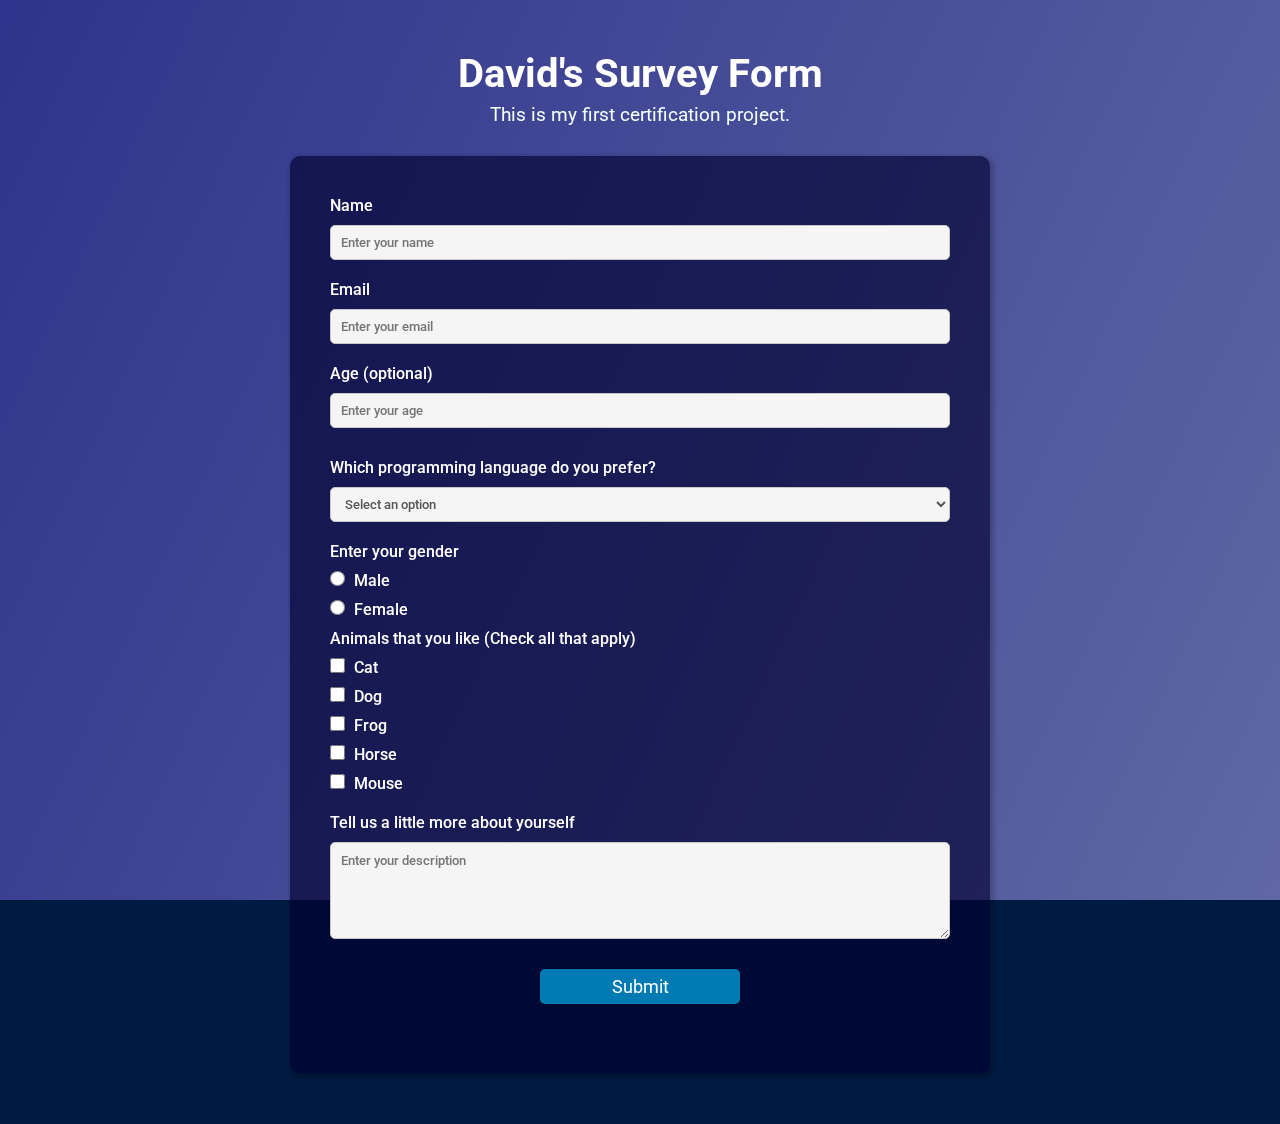
<file: index.html>
<!DOCTYPE html>
<html lang="en">
    <head>
        <meta charset="utf-8" />
        <meta name="viewport" content="width=device-width, initial-scale=1.0" />
        <title>Survey Form</title>
        <link rel="stylesheet" type="text/css" href="styles.css" />
    </head>
    <body>
        <div class="background"></div>
        <header>
            <h1 id="title">David's Survey Form</h1>
            <p id="description">This is my first certification project.</p>
        </header>
        <main>
            <form id="survey-form">
                <fieldset>
                    <label id="name-label" for="name">Name</label>
                    <input
                        type="text"
                        id="name"
                        placeholder="Enter your name"
                        required
                    />

                    <label id="email-label" for="email">Email</label>
                    <input
                        type="email"
                        id="email"
                        placeholder="Enter your email"
                        required
                    />

                    <label id="number-label" for="number">Age (optional)</label>
                    <input
                        type="number"
                        id="number"
                        min="12"
                        max="120"
                        placeholder="Enter your age"
                    />
                </fieldset>

                <fieldset>
                    <label id="select-label" for="dropdown"
                        >Which programming language do you prefer?</label
                    >
                    <select id="dropdown">
                        <option value="">Select an option</option>
                        <option value="java">Java</option>
                        <option value="c++">C++</option>
                        <option value="c#">C#</option>
                        <option value="python">Python</option>
                        <option value="javascript">JavaScript</option>
                    </select>

                    <label id="radio-label" for="gender"
                        >Enter your gender</label
                    >
                    <label
                        ><input
                            type="radio"
                            name="gender"
                            id="gender"
                            value="male"
                        />
                        Male</label
                    >
                    <label
                        ><input
                            type="radio"
                            name="gender"
                            id="gender"
                            value="female"
                        />
                        Female</label
                    >

                    <label id="checkbox-label" for="checkbox"
                        >Animals that you like (Check all that apply)</label
                    >
                    <label><input type="checkbox" value="cat" /> Cat</label>
                    <label><input type="checkbox" value="dog" /> Dog</label>
                    <label><input type="checkbox" value="frog" /> Frog</label>
                    <label><input type="checkbox" value="horse" /> Horse</label>
                    <label><input type="checkbox" value="mouse" /> Mouse</label>
                </fieldset>

                <label id="checkbox-label" for="checkbox"
                    >Tell us a little more about yourself
                </label>
                <textarea
                    rows="5"
                    cols="40"
                    id="checkbox"
                    placeholder="Enter your description"
                ></textarea>

                <input type="submit" value="Submit" id="submit" />
            </form>
        </main>
    </body>
</html>
</file>
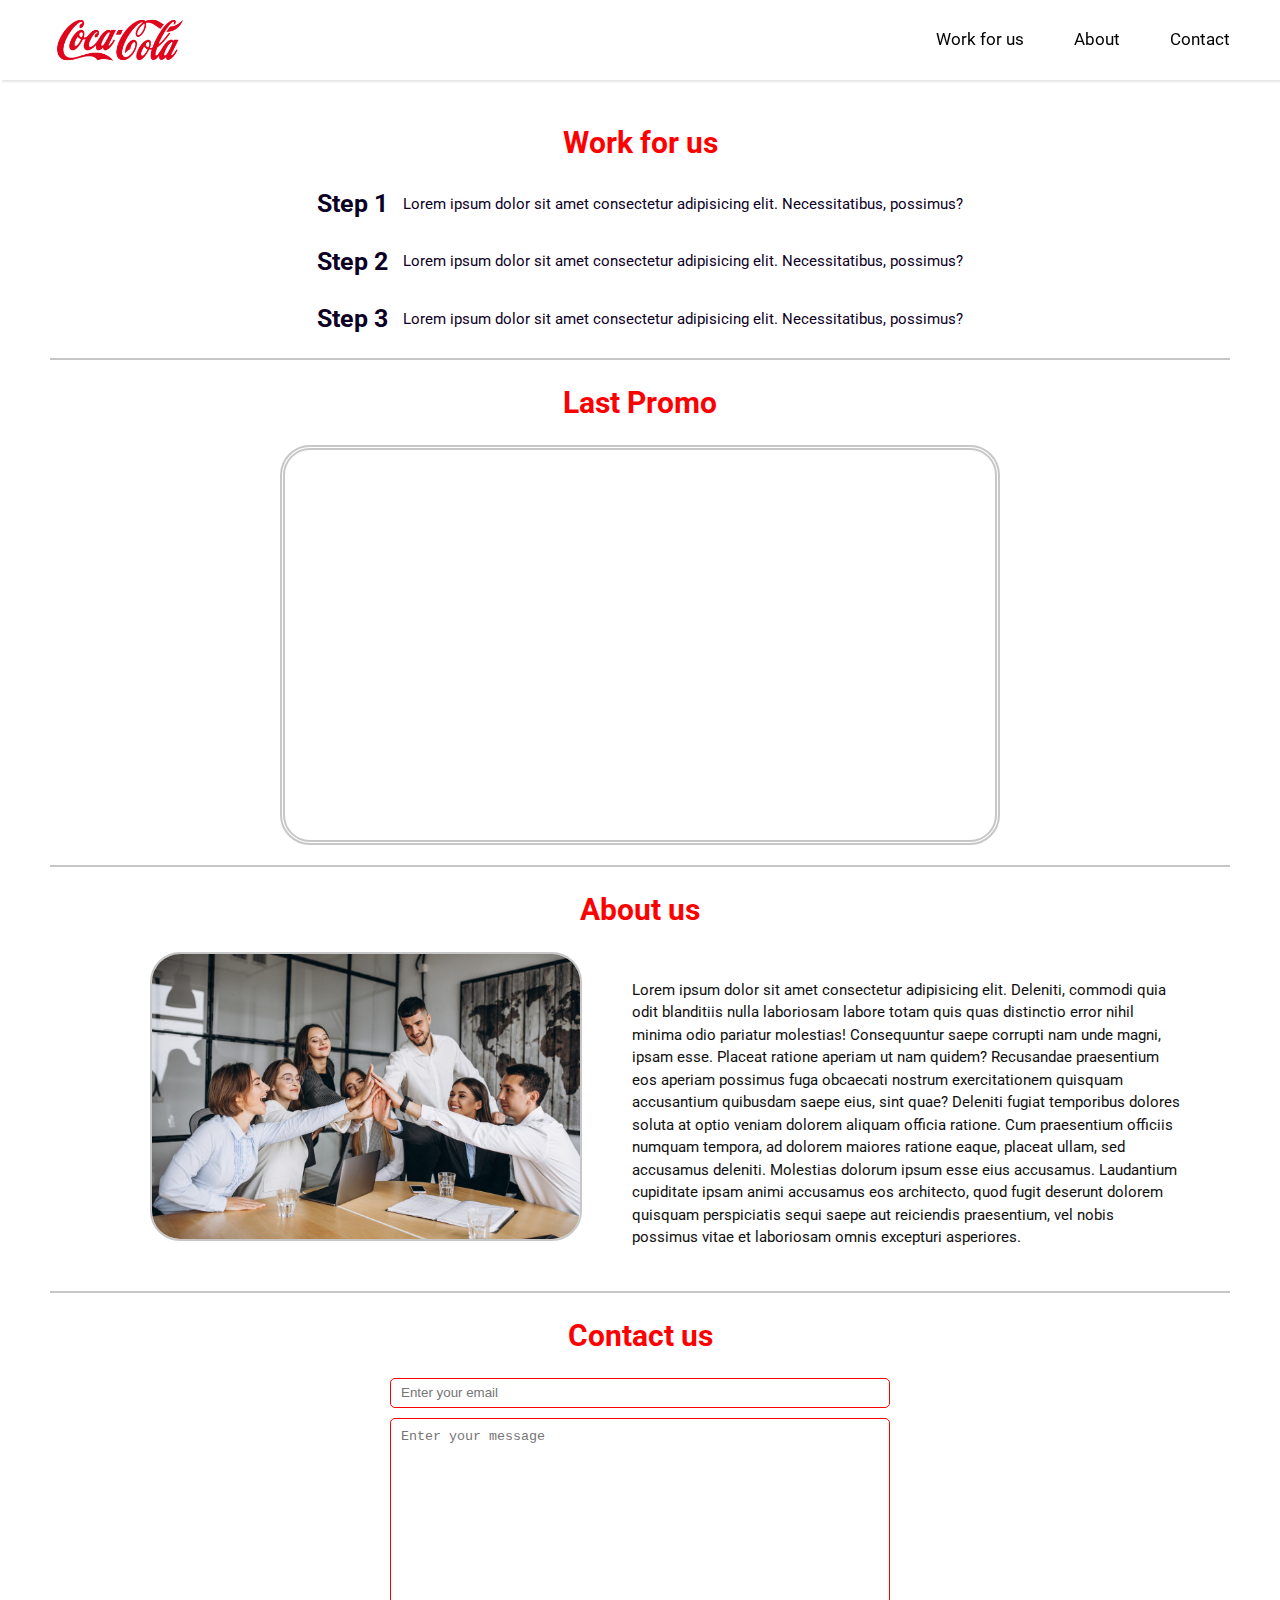
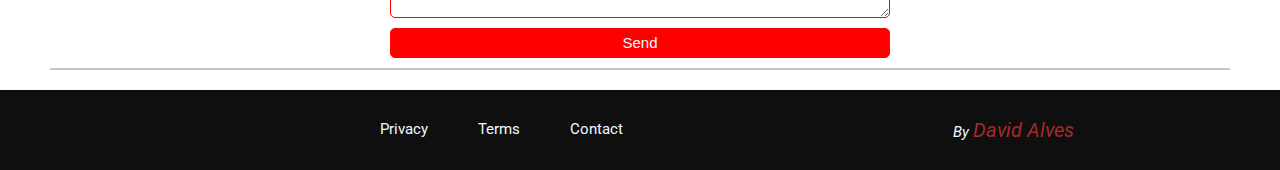
<file: Product-Landing-Page/index.html>
<!DOCTYPE html>
<html lang="en">
    <head>
        <meta charset="UTF-8" />
        <meta http-equiv="X-UA-Compatible" content="IE=edge" />
        <meta name="viewport" content="width=device-width, initial-scale=1.0" />
        <title>Product Landing Page</title>
        <link rel="stylesheet" href="styles.css" />
    </head>
    <body>
        <header id="header">
            <nav id="nav-bar">
                <img
                    src="./images/coca-cola-logo.png"
                    alt="logo"
                    class="logo"
                    id="header-img"
                />
                <ul>
                    <li><a href="#work" class="nav-link">Work for us</a></li>
                    <li><a href="#about" class="nav-link">About</a></li>
                    <li><a href="#contact" class="nav-link">Contact</a></li>
                </ul>
            </nav>
        </header>
        <main>
            <section id="work">
                <h2>Work for us</h2>
                <div class="step-wrap">
                    <div class="step">
                        <h3>Step 1</h3>
                        <span
                            >Lorem ipsum dolor sit amet consectetur adipisicing
                            elit. Necessitatibus, possimus?</span
                        >
                    </div>
                    <div class="step">
                        <h3>Step 2</h3>
                        <span
                            >Lorem ipsum dolor sit amet consectetur adipisicing
                            elit. Necessitatibus, possimus?</span
                        >
                    </div>
                    <div class="step">
                        <h3>Step 3</h3>
                        <span
                            >Lorem ipsum dolor sit amet consectetur adipisicing
                            elit. Necessitatibus, possimus?</span
                        >
                    </div>
                </div>
            </section>
            <section id="videos">
                <h2>Last Promo</h2>
                <iframe
                    width="720"
                    height="400"
                    src="https://www.youtube.com/embed/pbK4nRKkkao"
                    title="YouTube video player"
                    frameborder="0"
                    allow="accelerometer; autoplay; clipboard-write; encrypted-media; gyroscope; picture-in-picture"
                    allowfullscreen
                    id="video"
                ></iframe>
            </section>
            <section id="about">
                <h2>About us</h2>
                <div>
                    <img src="images/people.jpg" alt="people" class="people" />
                    <p>
                        Lorem ipsum dolor sit amet consectetur adipisicing elit.
                        Deleniti, commodi quia odit blanditiis nulla laboriosam
                        labore totam quis quas distinctio error nihil minima
                        odio pariatur molestias! Consequuntur saepe corrupti nam
                        unde magni, ipsam esse. Placeat ratione aperiam ut nam
                        quidem? Recusandae praesentium eos aperiam possimus fuga
                        obcaecati nostrum exercitationem quisquam accusantium
                        quibusdam saepe eius, sint quae? Deleniti fugiat
                        temporibus dolores soluta at optio veniam dolorem
                        aliquam officia ratione. Cum praesentium officiis
                        numquam tempora, ad dolorem maiores ratione eaque,
                        placeat ullam, sed accusamus deleniti. Molestias dolorum
                        ipsum esse eius accusamus. Laudantium cupiditate ipsam
                        animi accusamus eos architecto, quod fugit deserunt
                        dolorem quisquam perspiciatis sequi saepe aut reiciendis
                        praesentium, vel nobis possimus vitae et laboriosam
                        omnis excepturi asperiores.
                    </p>
                </div>
            </section>
            <section id="contact">
                <h2>Contact us</h2>
                <form
                    id="form"
                    method="POST"
                    action="https://www.freecodecamp.com/email-submit"
                >
                    <input
                        type="email"
                        name="email"
                        id="email"
                        placeholder="Enter your email"
                    />
                    <textarea
                        name="message"
                        placeholder="Enter your message"
                    ></textarea>
                    <input type="submit" id="submit" value="Send" />
                </form>
            </section>
        </main>
        <footer>
            <ul>
                <li><a href="#" class="footer-link">Privacy</a></li>
                <li><a href="#" class="footer-link">Terms</a></li>
                <li><a href="#contact" class="footer-link">Contact</a></li>
            </ul>
            <address>By <a href="#">David Alves</a></address>
        </footer>
    </body>
</html>
</file>
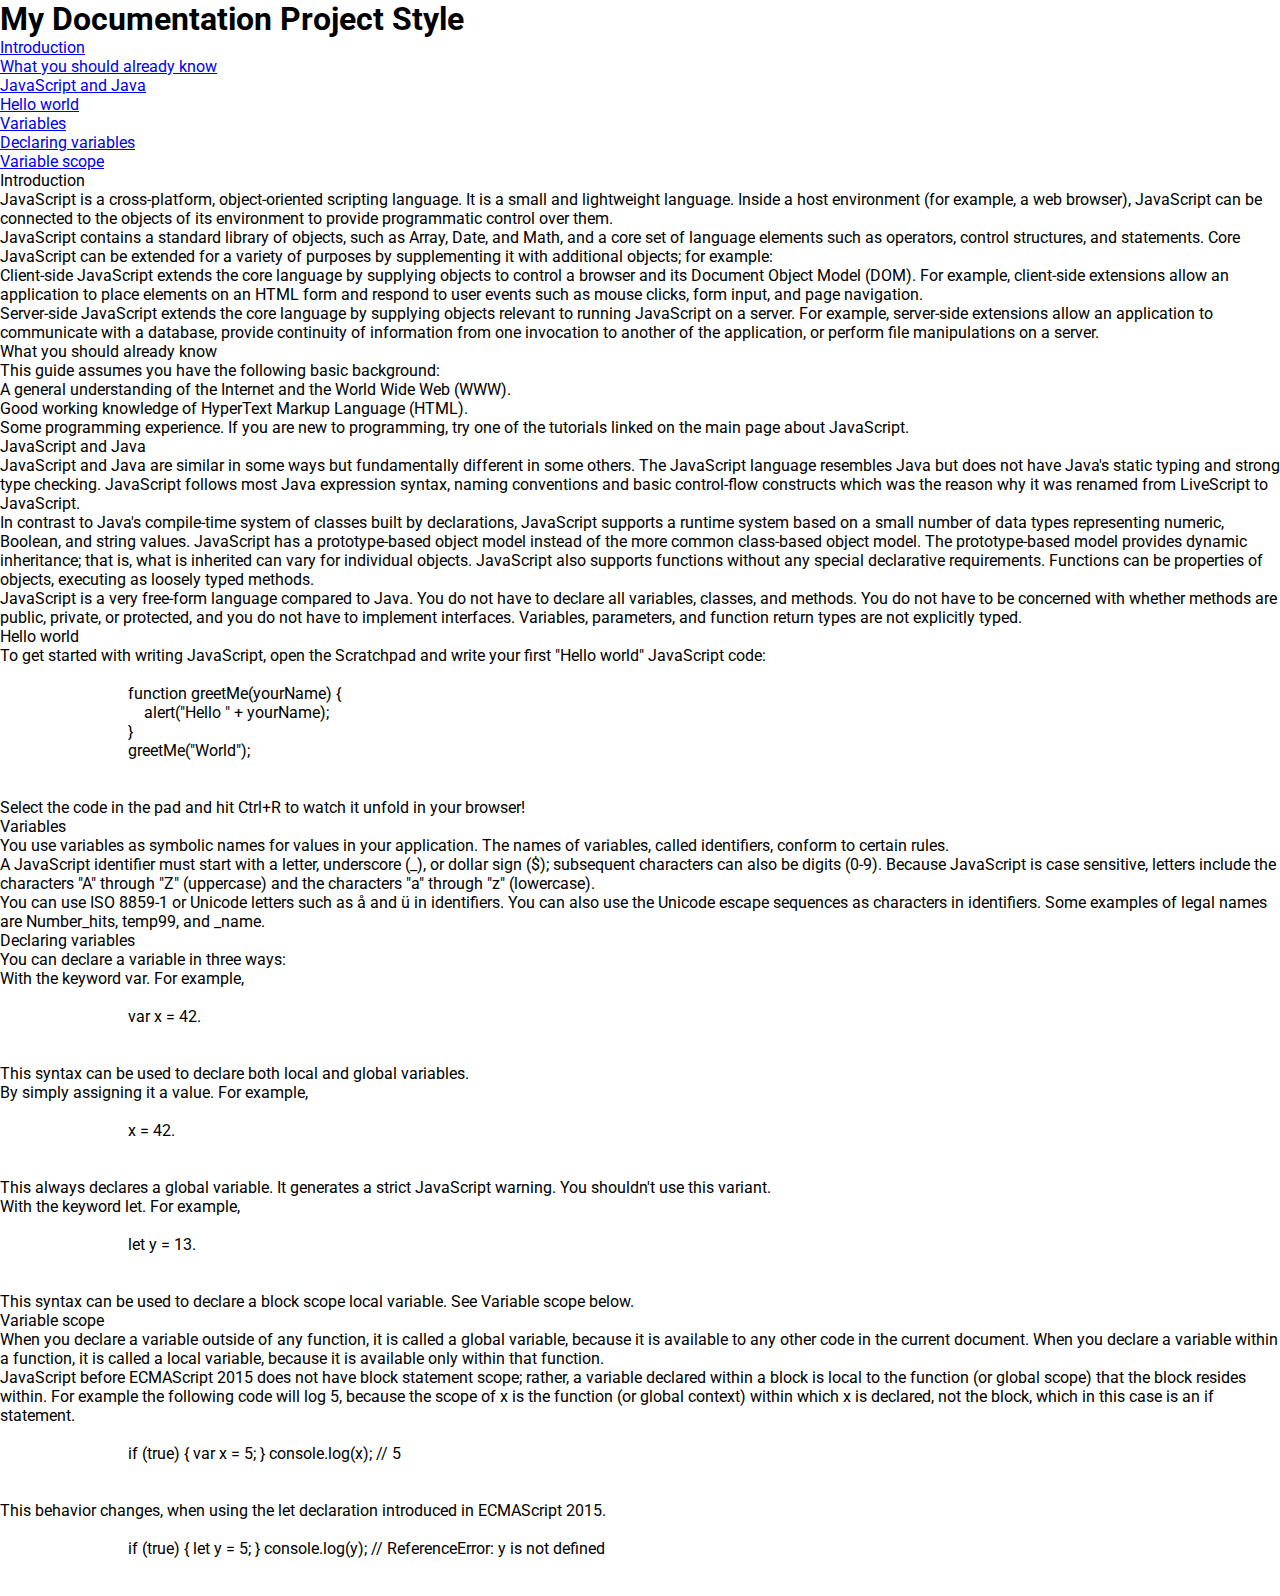
<file: Technical-Documentation-Page/index.html>
<!DOCTYPE html>
<html lang="en">
    <head>
        <meta charset="utf-8" />
        <meta name="viewport" content="width=device-width, initial-scale=1.0" />
        <title>Technical Documentation Page</title>
        <link rel="stylesheet" type="text/css" href="styles.css" />
    </head>
    <body>
        <div class="wrapper">
            <nav id="navbar">
                <header>
                    <h1>My Documentation Project Style</h1>
                </header>
                <ul>
                    <li>
                        <a href="#Introduction" class="nav-link"
                            >Introduction</a
                        >
                    </li>
                    <li>
                        <a href="#What_you_should_already_know" class="nav-link"
                            >What you should already know</a
                        >
                    </li>
                    <li>
                        <a href="#JavaScript_and_Java" class="nav-link"
                            >JavaScript and Java</a
                        >
                    </li>
                    <li>
                        <a href="#Hello_world" class="nav-link">Hello world</a>
                    </li>
                    <li><a href="#Variables" class="nav-link">Variables</a></li>
                    <li>
                        <a href="#Declaring_variables" class="nav-link"
                            >Declaring variables</a
                        >
                    </li>
                    <li>
                        <a href="#Variable_scope" class="nav-link"
                            >Variable scope</a
                        >
                    </li>
                </ul>
            </nav>
            <main id="main-doc">
                <section class="main-section" id="Introduction">
                    <header>Introduction</header>
                    <div>
                        <p>
                            JavaScript is a cross-platform, object-oriented
                            scripting language. It is a small and lightweight
                            language. Inside a host environment (for example, a
                            web browser), JavaScript can be connected to the
                            objects of its environment to provide programmatic
                            control over them.
                        </p>
                        <p>
                            JavaScript contains a standard library of objects,
                            such as Array, Date, and Math, and a core set of
                            language elements such as operators, control
                            structures, and statements. Core JavaScript can be
                            extended for a variety of purposes by supplementing
                            it with additional objects; for example:
                        </p>

                        <ul>
                            <li>
                                Client-side JavaScript extends the core language
                                by supplying objects to control a browser and
                                its Document Object Model (DOM). For example,
                                client-side extensions allow an application to
                                place elements on an HTML form and respond to
                                user events such as mouse clicks, form input,
                                and page navigation.
                            </li>
                            <li>
                                Server-side JavaScript extends the core language
                                by supplying objects relevant to running
                                JavaScript on a server. For example, server-side
                                extensions allow an application to communicate
                                with a database, provide continuity of
                                information from one invocation to another of
                                the application, or perform file manipulations
                                on a server.
                            </li>
                        </ul>
                    </div>
                </section>
                <section class="main-section" id="What_you_should_already_know">
                    <header>What you should already know</header>
                    <div>
                        <p>
                            This guide assumes you have the following basic
                            background:
                        </p>

                        <ul>
                            <li>
                                A general understanding of the Internet and the
                                World Wide Web (WWW).
                            </li>
                            <li>
                                Good working knowledge of HyperText Markup
                                Language (HTML).
                            </li>
                            <li>
                                Some programming experience. If you are new to
                                programming, try one of the tutorials linked on
                                the main page about JavaScript.
                            </li>
                        </ul>
                    </div>
                </section>
                <section class="main-section" id="JavaScript_and_Java">
                    <header>JavaScript and Java</header>
                    <div>
                        <p>
                            JavaScript and Java are similar in some ways but
                            fundamentally different in some others. The
                            JavaScript language resembles Java but does not have
                            Java's static typing and strong type checking.
                            JavaScript follows most Java expression syntax,
                            naming conventions and basic control-flow constructs
                            which was the reason why it was renamed from
                            LiveScript to JavaScript.
                        </p>
                        <p>
                            In contrast to Java's compile-time system of classes
                            built by declarations, JavaScript supports a runtime
                            system based on a small number of data types
                            representing numeric, Boolean, and string values.
                            JavaScript has a prototype-based object model
                            instead of the more common class-based object model.
                            The prototype-based model provides dynamic
                            inheritance; that is, what is inherited can vary for
                            individual objects. JavaScript also supports
                            functions without any special declarative
                            requirements. Functions can be properties of
                            objects, executing as loosely typed methods.
                        </p>
                        <p>
                            JavaScript is a very free-form language compared to
                            Java. You do not have to declare all variables,
                            classes, and methods. You do not have to be
                            concerned with whether methods are public, private,
                            or protected, and you do not have to implement
                            interfaces. Variables, parameters, and function
                            return types are not explicitly typed.
                        </p>
                    </div>
                </section>
                <section class="main-section" id="Hello_world">
                    <header>Hello world</header>
                    <div>
                        <p>
                            To get started with writing JavaScript, open the
                            Scratchpad and write your first "Hello world"
                            JavaScript code:
                        </p>
                        <pre>
                            <code>
                                function greetMe(yourName) { 
                                    alert("Hello " + yourName); 
                                } 
                                greetMe("World");
                            </code>
                        </pre>
                        <p>
                            Select the code in the pad and hit Ctrl+R to watch
                            it unfold in your browser!
                        </p>
                    </div>
                </section>
                <section class="main-section" id="Variables">
                    <header>Variables</header>
                    <div>
                        <p>
                            You use variables as symbolic names for values in
                            your application. The names of variables, called
                            identifiers, conform to certain rules.
                        </p>
                        <p>
                            A JavaScript identifier must start with a letter,
                            underscore (_), or dollar sign ($); subsequent
                            characters can also be digits (0-9). Because
                            JavaScript is case sensitive, letters include the
                            characters "A" through "Z" (uppercase) and the
                            characters "a" through "z" (lowercase).
                        </p>
                        <p>
                            You can use ISO 8859-1 or Unicode letters such as å
                            and ü in identifiers. You can also use the Unicode
                            escape sequences as characters in identifiers. Some
                            examples of legal names are Number_hits, temp99, and
                            _name.
                        </p>
                    </div>
                </section>
                <section class="main-section" id="Declaring_variables">
                    <header>Declaring variables</header>
                    <div>
                        <p>You can declare a variable in three ways:</p>
                        <p>With the keyword var. For example,</p>
                        <pre>
                            <code>
                                var x = 42.
                            </code>
                        </pre>

                        <p>
                            This syntax can be used to declare both local and
                            global variables.
                        </p>
                        <p>By simply assigning it a value. For example,</p>
                        <pre>
                            <code>
                                x = 42.
                            </code>
                        </pre>

                        <p>
                            This always declares a global variable. It generates
                            a strict JavaScript warning. You shouldn't use this
                            variant.
                        </p>
                        <p>With the keyword let. For example,</p>
                        <pre>
                            <code>
                                let y = 13.
                            </code>
                        </pre>
                        <p>
                            This syntax can be used to declare a block scope
                            local variable. See Variable scope below.
                        </p>
                    </div>
                </section>
                <section class="main-section" id="Variable_scope">
                    <header>Variable scope</header>
                    <div>
                        <p>
                            When you declare a variable outside of any function,
                            it is called a global variable, because it is
                            available to any other code in the current document.
                            When you declare a variable within a function, it is
                            called a local variable, because it is available
                            only within that function.
                        </p>
                        <p>
                            JavaScript before ECMAScript 2015 does not have
                            block statement scope; rather, a variable declared
                            within a block is local to the function (or global
                            scope) that the block resides within. For example
                            the following code will log 5, because the scope of
                            x is the function (or global context) within which x
                            is declared, not the block, which in this case is an
                            if statement.
                        </p>
                        <pre>
                            <code>
                                if (true) { var x = 5; } console.log(x); // 5
                            </code>
                        </pre>
                        <p>
                            This behavior changes, when using the let
                            declaration introduced in ECMAScript 2015.
                        </p>
                        <pre>
                            <code>
                                if (true) { let y = 5; } console.log(y); // ReferenceError: y is not defined
                            </code>
                        </pre>
                    </div>
                </section>
            </main>
        </div>
    </body>
</html>
</file>
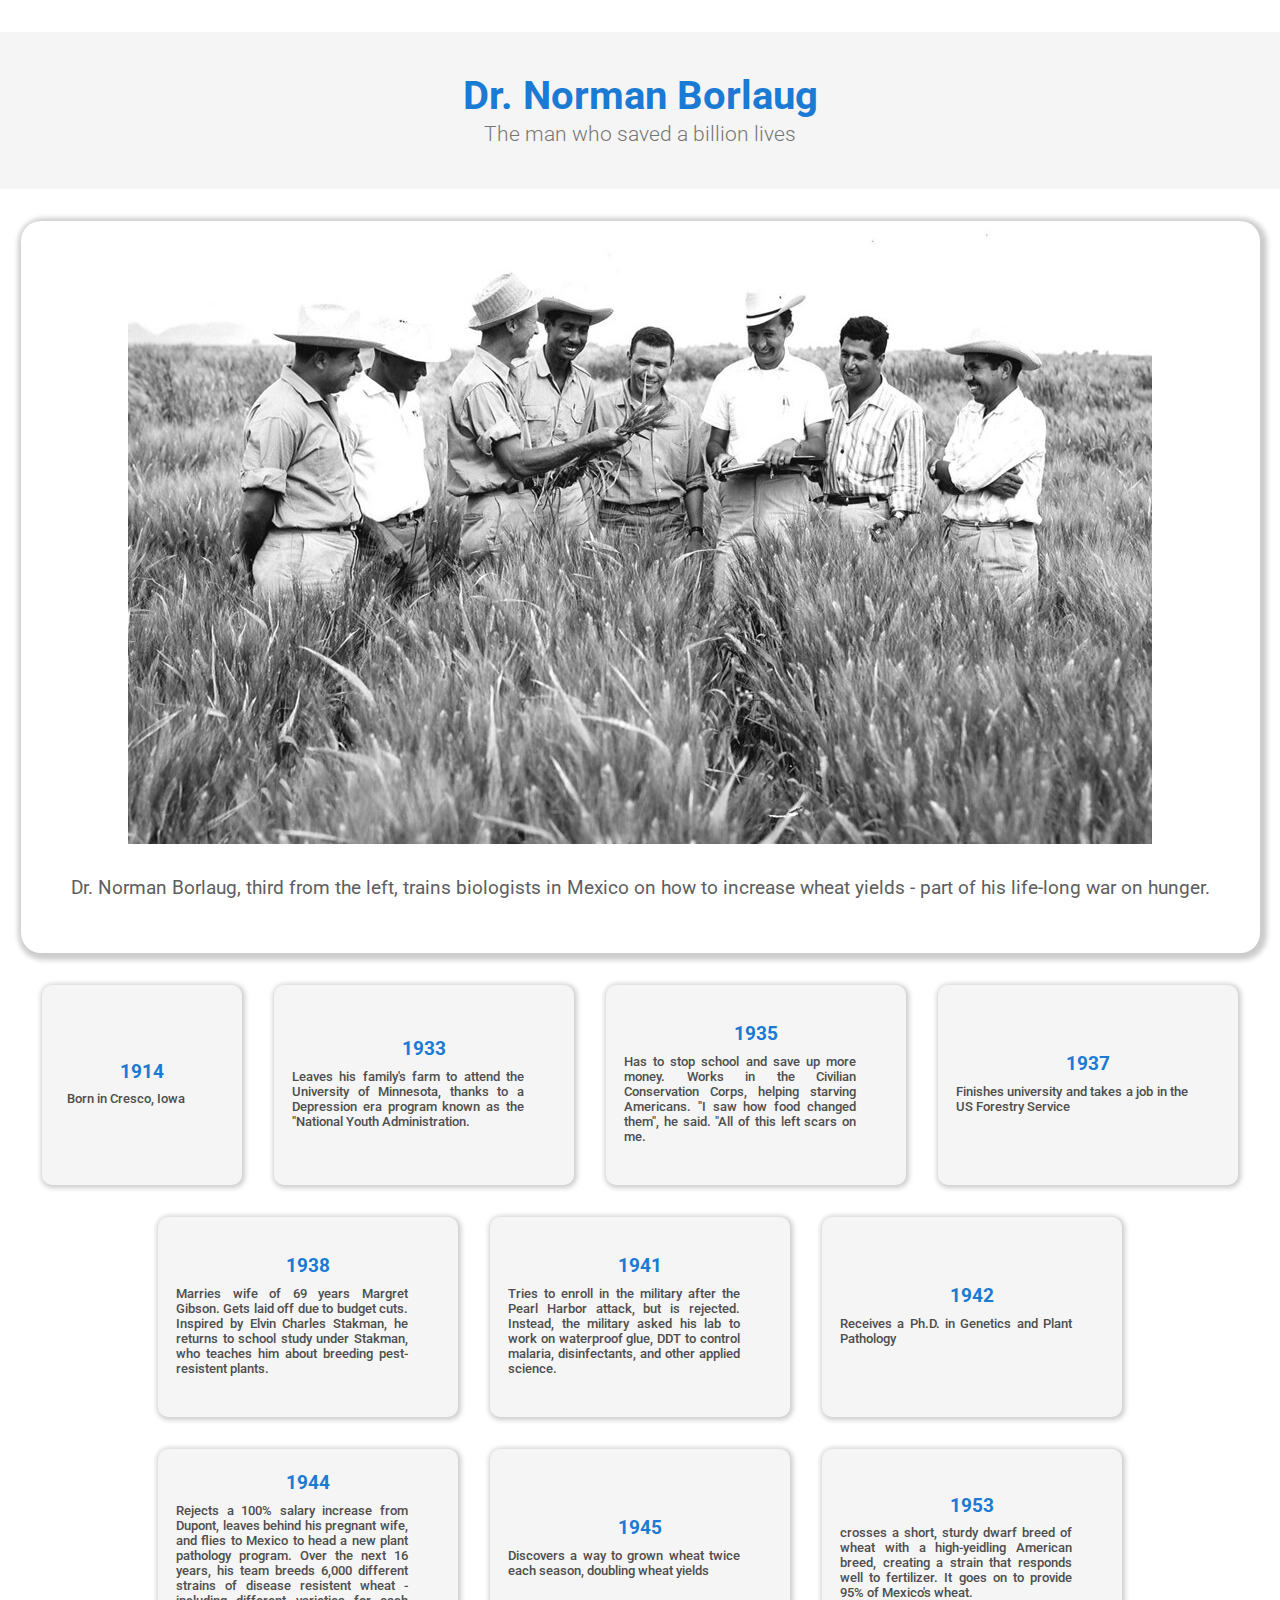
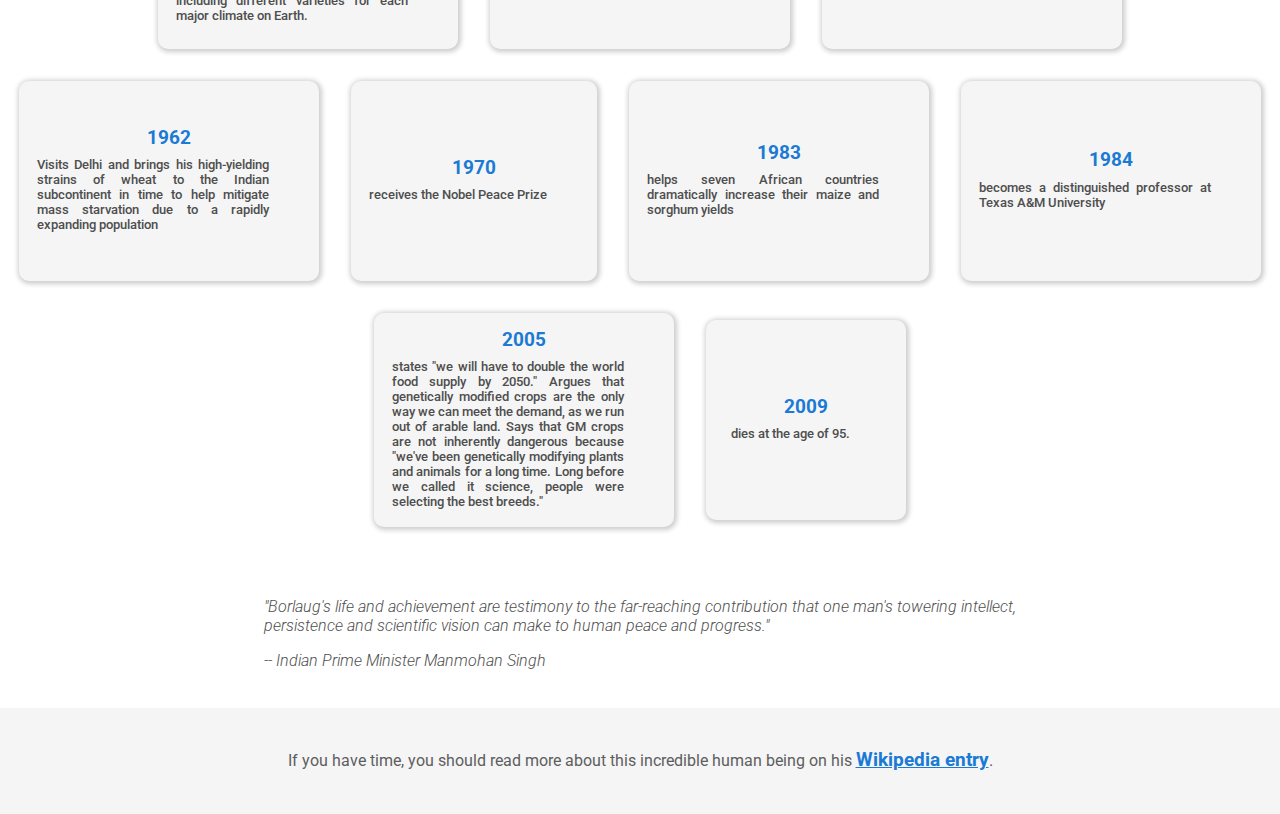
<file: Tribute-Page/index.html>
<!DOCTYPE html>
<html lang="en">
    <head>
        <meta charset="UTF-8" />
        <meta http-equiv="X-UA-Compatible" content="IE=edge" />
        <meta name="viewport" content="width=device-width, initial-scale=1.0" />
        <title>Tribute Page</title>
        <link rel="stylesheet" href="styles.css" />
    </head>
    <body>
        <main id="main">
            <header>
                <h1 id="title">Dr. Norman Borlaug</h1>
                <h2 id="subtitle">The man who saved a billion lives</h2>
            </header>
            <figure id="img-div">
                <img
                    src="images/tribute-page-main-image.jpg"
                    alt="Dr. Norman Borlaug"
                    id="image"
                />
                <figcaption id="img-caption">
                    Dr. Norman Borlaug, third from the left, trains biologists
                    in Mexico on how to increase wheat yields - part of his
                    life-long war on hunger.
                </figcaption>
            </figure>

            <section class="tribute-cards">
                <div id="tribute-card">
                    <span id="tribute-title">1914</span>
                    <p id="tribute-info">Born in Cresco, Iowa</p>
                </div>
                <div id="tribute-card">
                    <span id="tribute-title">1933</span>
                    <p id="tribute-info">
                        Leaves his family's farm to attend the University of
                        Minnesota, thanks to a Depression era program known as
                        the "National Youth Administration.
                    </p>
                </div>
                <div id="tribute-card">
                    <span id="tribute-title">1935</span>
                    <p id="tribute-info">
                        Has to stop school and save up more money. Works in the
                        Civilian Conservation Corps, helping starving Americans.
                        "I saw how food changed them", he said. "All of this
                        left scars on me.
                    </p>
                </div>
                <div id="tribute-card">
                    <span id="tribute-title">1937</span>
                    <p id="tribute-info">
                        Finishes university and takes a job in the US Forestry
                        Service
                    </p>
                </div>
                <div id="tribute-card">
                    <span id="tribute-title">1938</span>
                    <p id="tribute-info">
                        Marries wife of 69 years Margret Gibson. Gets laid off
                        due to budget cuts. Inspired by Elvin Charles Stakman,
                        he returns to school study under Stakman, who teaches
                        him about breeding pest-resistent plants.
                    </p>
                </div>
                <div id="tribute-card">
                    <span id="tribute-title">1941</span>
                    <p id="tribute-info">
                        Tries to enroll in the military after the Pearl Harbor
                        attack, but is rejected. Instead, the military asked his
                        lab to work on waterproof glue, DDT to control malaria,
                        disinfectants, and other applied science.
                    </p>
                </div>
                <div id="tribute-card">
                    <span id="tribute-title">1942</span>
                    <p id="tribute-info">
                        Receives a Ph.D. in Genetics and Plant Pathology
                    </p>
                </div>
                <div id="tribute-card">
                    <span id="tribute-title">1944</span>
                    <p id="tribute-info">
                        Rejects a 100% salary increase from Dupont, leaves
                        behind his pregnant wife, and flies to Mexico to head a
                        new plant pathology program. Over the next 16 years, his
                        team breeds 6,000 different strains of disease resistent
                        wheat - including different varieties for each major
                        climate on Earth.
                    </p>
                </div>
                <div id="tribute-card">
                    <span id="tribute-title">1945</span>
                    <p id="tribute-info">
                        Discovers a way to grown wheat twice each season,
                        doubling wheat yields
                    </p>
                </div>
                <div id="tribute-card">
                    <span id="tribute-title">1953</span>
                    <p id="tribute-info">
                        crosses a short, sturdy dwarf breed of wheat with a
                        high-yeidling American breed, creating a strain that
                        responds well to fertilizer. It goes on to provide 95%
                        of Mexico's wheat.
                    </p>
                </div>
                <div id="tribute-card">
                    <span id="tribute-title">1962</span>
                    <p id="tribute-info">
                        Visits Delhi and brings his high-yielding strains of
                        wheat to the Indian subcontinent in time to help
                        mitigate mass starvation due to a rapidly expanding
                        population
                    </p>
                </div>
                <div id="tribute-card">
                    <span id="tribute-title">1970</span>
                    <p id="tribute-info">receives the Nobel Peace Prize</p>
                </div>
                <div id="tribute-card">
                    <span id="tribute-title">1983</span>
                    <p id="tribute-info">
                        helps seven African countries dramatically increase
                        their maize and sorghum yields
                    </p>
                </div>
                <div id="tribute-card">
                    <span id="tribute-title">1984</span>
                    <p id="tribute-info">
                        becomes a distinguished professor at Texas A&M
                        University
                    </p>
                </div>
                <div id="tribute-card">
                    <span id="tribute-title">2005</span>
                    <p id="tribute-info">
                        states "we will have to double the world food supply by
                        2050." Argues that genetically modified crops are the
                        only way we can meet the demand, as we run out of arable
                        land. Says that GM crops are not inherently dangerous
                        because "we've been genetically modifying plants and
                        animals for a long time. Long before we called it
                        science, people were selecting the best breeds."
                    </p>
                </div>
                <div id="tribute-card">
                    <span id="tribute-title">2009</span>
                    <p id="tribute-info">dies at the age of 95.</p>
                </div>
            </section>
            <blockquote>
                <p>
                    "Borlaug's life and achievement are testimony to the
                    far-reaching contribution that one man's towering intellect,
                    persistence and scientific vision can make to human peace
                    and progress."
                </p>
                <span>-- Indian Prime Minister Manmohan Singh</span>
            </blockquote>
        </main>
        <footer>
            <p>
                If you have time, you should read more about this incredible
                human being on his
                <a
                    target="_blank"
                    href="https://en.wikipedia.org/wiki/Norman_Borlaug"
                    id="tribute-link"
                    >Wikipedia entry</a
                >.
            </p>
        </footer>
    </body>
</html>
</file>
<file: styles.css>
@import url('https://fonts.googleapis.com/css2?family=Roboto:wght@400;500;700;900&display=swap');

* {
  margin: 0;
  padding: 0;
  box-sizing: border-box;
  font-family: 'Roboto', sans-serif;
}

body {
  width: 100%;
  min-height: 100vh;
  background: #001a41;
  
}

body::before {
  /* filter: brightness(0.5) blur(2px); */ 

  content: '';
    position: fixed;
    top: 0;
    left: 0;
    height: 100%;
    width: 100%;
    z-index: -1;
    background: #001a41;
    background-image: linear-gradient(115deg, rgba(58, 58, 158, 0.8), rgba(136, 136, 206, 0.7)), url(https://images.unsplash.com/photo-1527689368864-3a821dbccc34?ixlib=rb-1.2.1&ixid=MnwxMjA3fDB8MHxwaG90by1wYWdlfHx8fGVufDB8fHx8&auto=format&fit=crop&w=870&q=80);
    background-size: cover;
    background-repeat: no-repeat;
    background-position: center;
}

header {
  width: 100%;
  padding: 50px 0px 30px 0px;
}

#title, #description {
  display: block;
  text-align: center;
}

#title {
  font-size: 2.5rem;
  font-weight: 700;
  margin-bottom: 6px;
  color: #ffffff;
}

#description {
  font-size: 1.2rem;
  color: #f2fffd;
}

form {
  width: 100%;
  min-width: 300px;
  max-width: 700px;
  margin: 0 auto;
  padding: 40px;
  background: rgba(0, 0, 46, 0.644);
  border-radius: 10px;
  box-shadow: 2px 2px 4px 2px rgba(0, 0, 0, 0.2);
  margin-bottom: 50px;
}

fieldset {
  border: none;
  margin-bottom: 10px;
}

label, textarea {
  display: block;
  margin-bottom: 10px;
}

label {
  font-size: 16px;
  font-weight: 500;
  color: #ffffff;
}

input[type="text"], input[type="email"], input[type="number"], select {
  width: 100%;
  height: 35px;
  background-color: #f5f5f5;
  border: 1px solid #c7c7c7;
  border-radius: 5px;
  padding: 0px 10px;
  color: #555555;
  margin-bottom: 20px;
  font-weight: 500;
  outline-color: #005f8b;
}

option {
  font-size: 14px;
  font-weight: 500;
  color: #555555;
}

input[type="radio"], input[type="checkbox"] {
  width: 15px;
  height: 15px;
  margin-right: 5px; 
}

textarea {
  width: 100%;
  background-color: #f5f5f5;
  border: 1px solid #c7c7c7;
  border-radius: 5px;
  padding: 10px;
  color: #555555;
  margin-bottom: 20px;
  font-weight: 500;
}

input[type="submit"] {
  display: block;
  width: 200px;
  height: 35px;
  background-color: #007ab3;
  font-size: 18px;
  color: #ffffff;
  border: none;
  outline: none;
  border-radius: 5px;
  margin: 30px auto;
  box-shadow: 0px 0px 5px 0px rgba(0, 0, 0, 0.2);
}
</file>
<file: Product-Landing-Page/styles.css>
@import url('https://fonts.googleapis.com/css2?family=Roboto:wght@400;500;700;900&display=swap');

* {
  box-sizing: border-box;
  margin: 0;
  padding: 0;
}

html {
  font-size: 62.5%;
  scroll-behavior: smooth;
}

body {
  font-family: 'Roboto', sans-serif;
  line-height: 1.5;
  color: #0f0f0f;
  overflow-x: hidden;
}

#header {
  width: 100vw;
  height: 80px;
  position: fixed;
  background-color: #ffffff;
  box-shadow: 2px 2px 2px rgba(0, 0, 0, 0.1);
}

#nav-bar {
  display: flex;
  justify-content: space-between;
  align-items: center;
  width: 100%;
  height: 100%;
  padding: 0 5rem;
}

#nav-bar .logo {
  width: 14rem;
}

#nav-bar ul {
  display: flex;
  justify-content: space-between;
  align-items: center;
}

#nav-bar ul li {
  list-style: none;
  margin-left: 5rem;
}

#nav-bar ul li a {
  color: #000000;
  font-size: 1.7rem;
  text-decoration: none;
  transition: .3s ease-in-out;
}

#nav-bar ul li a:hover {
  font-size: 1.8rem;
  color: #0d0025;
}

main {
  width: 100vw;
  height: 100%;
  display: flex;
  flex-direction: column;
  justify-content: center;
  align-items: center;
  padding: 10rem 5rem;
}

iframe {
  margin-bottom: 20px;
  border: 5px double #c7c7c7;
  border-radius: 30px;
}

section {
  padding: 0 5rem;
  border-bottom: 2px solid #c7c7c7;
  width: 100%;
  display: flex;
  flex-direction: column;
  justify-content: center;
  align-items: center;
}


.step-wrap .step {
  display: flex;
  justify-content: center;
  align-items: center;
  width: 100%;
  height: 100%;
  padding: 0 5rem;
}

.step-wrap .step h3 {
  font-size: 2.5rem;
  font-weight: 700;
  color: #0d0025;
  margin-bottom: 2rem;
  margin-right: 15px;
}

.step-wrap .step span {
  font-size: 1.5rem;
  color: #0d0025;
  margin-bottom: 2rem;
}

section h2 {
  font-size: 3rem;
  font-weight: 700;
  text-align: center;
  margin: 20px 0;
  color: red;
}

#about div {
  width: 100%;
  height: 100%;
  display: flex;
  justify-content: center;
  align-items: center;
}

#about div img {
  width: 40%;
  height: auto;
  margin: 0 5rem 5rem 5rem;
  border-radius: 30px;
  border: 2px double #c7c7c7;
}

#about p {
  font-size: 1.5rem;
  margin-bottom: 15px;
}

section:last-of-type {
  margin-bottom: -8rem;
}

form {
  width: 500px;
  display: flex;
  flex-direction: column;
  justify-content: center;
  align-items: center;
}

form input[type='email'] {
  width: 100%;
  height: 30px;
  border: 1px solid #ff0000;
  border-radius: 5px;
  padding: 0 10px;
  margin-bottom: 10px;
}

form textarea {
  width: 100%;
  height: 200px;
  border: 1px solid #ff0000;
  border-radius: 5px;
  padding: 0 10px;
  margin-bottom: 10px;
  padding: 10px;
}

form input[type='submit'] {
  width: 100%;
  height: 30px;
  border: 1px solid #ff0000;
  border-radius: 5px;
  padding: 0 10px;
  margin-bottom: 10px;
  background-color: #ff0000;
  color: aliceblue;
  font-size: 1.5rem;
  cursor: pointer;
  transition: .3s ease-in-out;
}

form input[type='submit']:hover {
  width: 100%;
  height: 30px;
  border: 1px solid #c50101;
  border-radius: 5px;
  padding: 0 10px;
  margin-bottom: 10px;
  background-color: #c50101;
  color: rgb(255, 255, 255);
  font-size: 1.5rem;
  cursor: pointer;
}

footer {
  width: 100vw;
  height: 80px;
  display: flex;
  justify-content: center;
  align-items: center;
  background-color: #0f0f0f;
  color: aliceblue;
  font-size: 1.5rem;
}

footer ul {
  display: flex;
  justify-content: center;
  align-items: center;
  width: 100%;
  height: 100%;
  padding: 0 5rem;
}

footer ul li {
  list-style: none;
  margin-left: 5rem;
}

footer ul li a {
  color: aliceblue;
  text-decoration: none;
  transition: .3s ease-in-out;
}

footer ul li a:hover {
  font-size: 1.8rem;
}

footer address {
  margin-right: 5rem;
  width: 30%;
}

footer address a {
  color: brown;
  font-size: 20px;
  cursor: pointer;
  transition: .3s ease-in-out;
  text-decoration: none;
}

footer address a:hover{
  font-size: 22px;
}

@media (max-width: 768px) {
  #header, #nav-bar {
    padding: 0 3rem 0 2rem;
  }

  #nav-bar ul li {
    width: 15%;
  }
  #nav-bar ul li a {
    font-size: 1.5rem;
  }

  #nav-bar ul li a:hover {
    font-size: 1.6rem;
  }

  .step-wrap .step h3 {
    font-size: 1.8rem;
    font-weight: 700;
    color: #0d0025;
    margin-bottom: 2rem;
    margin-right: 15px;
    width: 100px;
  }
  
  .step-wrap .step span {
    font-size: 1.2rem;
    color: #0d0025;
    margin-bottom: 2rem;
  }

  iframe {
    width: 100%;
  }

  main {
    padding: 10rem 2rem;
  }

  section {
    padding: 0 2rem;
  }

  section h2 {
    font-size: 2.3rem;
  }

  #about div {
    margin: 0 2rem;
  }

  #about div img {
    display: none;
  }

  #about p {
    font-size: 1.2rem;
  }

  form {
    width: 100%;
  }

  form input[type='email'] {
    width: 100%;
    height: 30px;
    border: 1px solid #ff0000;
    border-radius: 5px;
    padding: 0 10px;
    margin-bottom: 10px;
  }

  form textarea {
    width: 100%;
    height: 100px;
    border: 1px solid #ff0000;
    border-radius: 5px;
    padding: 0 10px;
    margin-bottom: 10px;
    padding: 10px;
  }

  form input[type='submit'] {
    width: 100%;
    height: 30px;
    border: 1px solid #ff0000;
    border-radius: 5px;
    padding: 0 10px;
    margin-bottom: 10px;
    background-color: #ff0000;
    color: aliceblue;
    font-size: 1.5rem;
    cursor: pointer;
    transition: .3s ease-in-out;
  }

  form input[type='submit']:hover {
    width: 100%;
    height: 30px;
    border: 1px solid #c50101;
  }

  footer a {
    font-size: 1.4rem;
  }

  footer a:hover {
    font-size: 1.5rem;
  }

  footer address {
    font-size: 1.2rem;
  }

  footer address a {
    font-size: 1.4rem;
  }

  footer address a:hover {
    font-size: 1.5rem;
  }
}
</file>
<file: Technical-Documentation-Page/styles.css>
@import url('https://fonts.googleapis.com/css2?family=Roboto:wght@400;500;700;900&display=swap');

* {
  margin: 0;
  padding: 0;
  box-sizing: border-box;
  font-family: 'Roboto', sans-serif;
}

body {
  width: 100%;
  min-height: 100vh;
}
</file>
<file: Tribute-Page/styles.css>
@import url('https://fonts.googleapis.com/css2?family=Roboto:wght@400;500;700;900&display=swap');

* {
  box-sizing: border-box;
  margin: 0;
  padding: 0;
  font-family: 'Roboto', sans-serif;
}

#main {
  width: 100%;
  min-height: 100vh;
  display: flex;
  flex-direction: column;
  justify-content: center;
  align-items: center;
}

header {
  margin: 2rem 0;
  width: 100%;
  padding: 40px;
  background-color: rgb(245, 245, 245);
  text-align: center;
}

header h1 {
  font-size: 2.5rem;
  font-weight: 700;
  color: rgb(26, 122, 212);
  margin-bottom: 0.2rem;
} 

header h2 {
  font-size: 1.3rem;
  font-weight: 300;
  color: rgb(117, 117, 117);
  margin-bottom: 0.2rem;
}

#img-div {
  padding: 0px 50px 50px;
  display: flex;
  justify-content: center;
  align-items: center;
  flex-direction: column;
  box-shadow: 2px 2px 5px 5px rgba(0, 0, 0, 0.2);
  border-radius: 20px;
}

#image {
  max-width: 100%;
  height: auto;
}

#img-caption {
  font-size: 1.2rem;
  font-weight: 400;
  color: rgb(94, 94, 94);
  margin-bottom: 0.2rem;
  margin-top: 2rem;
}

.tribute-cards {
  display: flex;
  justify-content: center;
  align-items: center;
  width: 100%;
  margin-top: 2rem;
  flex-wrap: wrap;
  gap: 2rem;
  flex-grow: 1fr;
}

#tribute-card {
  min-width: 200px;
  max-width: 300px;
  min-height: 200px;
  padding: 15px 50px;
  background-color: rgb(245, 245, 245);
  border-radius: 10px;
  box-shadow: 1px 1px 5px 2px rgba(0, 0, 0, 0.2);
  display: flex;
  flex-direction: column;
  justify-content: center;
  align-items: center;
}

#tribute-title {
  font-size: 1.2rem;
  font-weight: 700;
  color: rgb(26, 122, 212);
  margin-bottom: 0.2rem;
}

#tribute-info {
  font-size: 0.8rem;
  font-weight: 500;
  color: rgb(78, 78, 78);
  margin-bottom: 0.2rem;
  margin-left: -2rem;
  margin-top: 5px;
  text-align: justify;
}

main blockquote {
  width: 60%;
  margin: 30px auto;
  padding: 0.5rem;
}

main blockquote p, main blockquote span {
  font-size: 1rem;
  font-weight: 300;
  color: rgb(78, 78, 78);
  margin-bottom: 1rem;
  margin-top: 2rem;
  font-style: italic;
}

footer {
  width: 100%;
  padding: 40px;
  background-color: rgb(245, 245, 245);
  text-align: center;
}

footer p {
  font-size: 1rem;
  font-weight: 400;
  color: rgb(94, 94, 94);
  margin-bottom: 0.2rem;
}

#tribute-link {
  font-size: 1.2rem;
  font-weight: 700;
  color: rgb(26, 122, 212);
  margin-bottom: 0.2rem;
}
</file>
